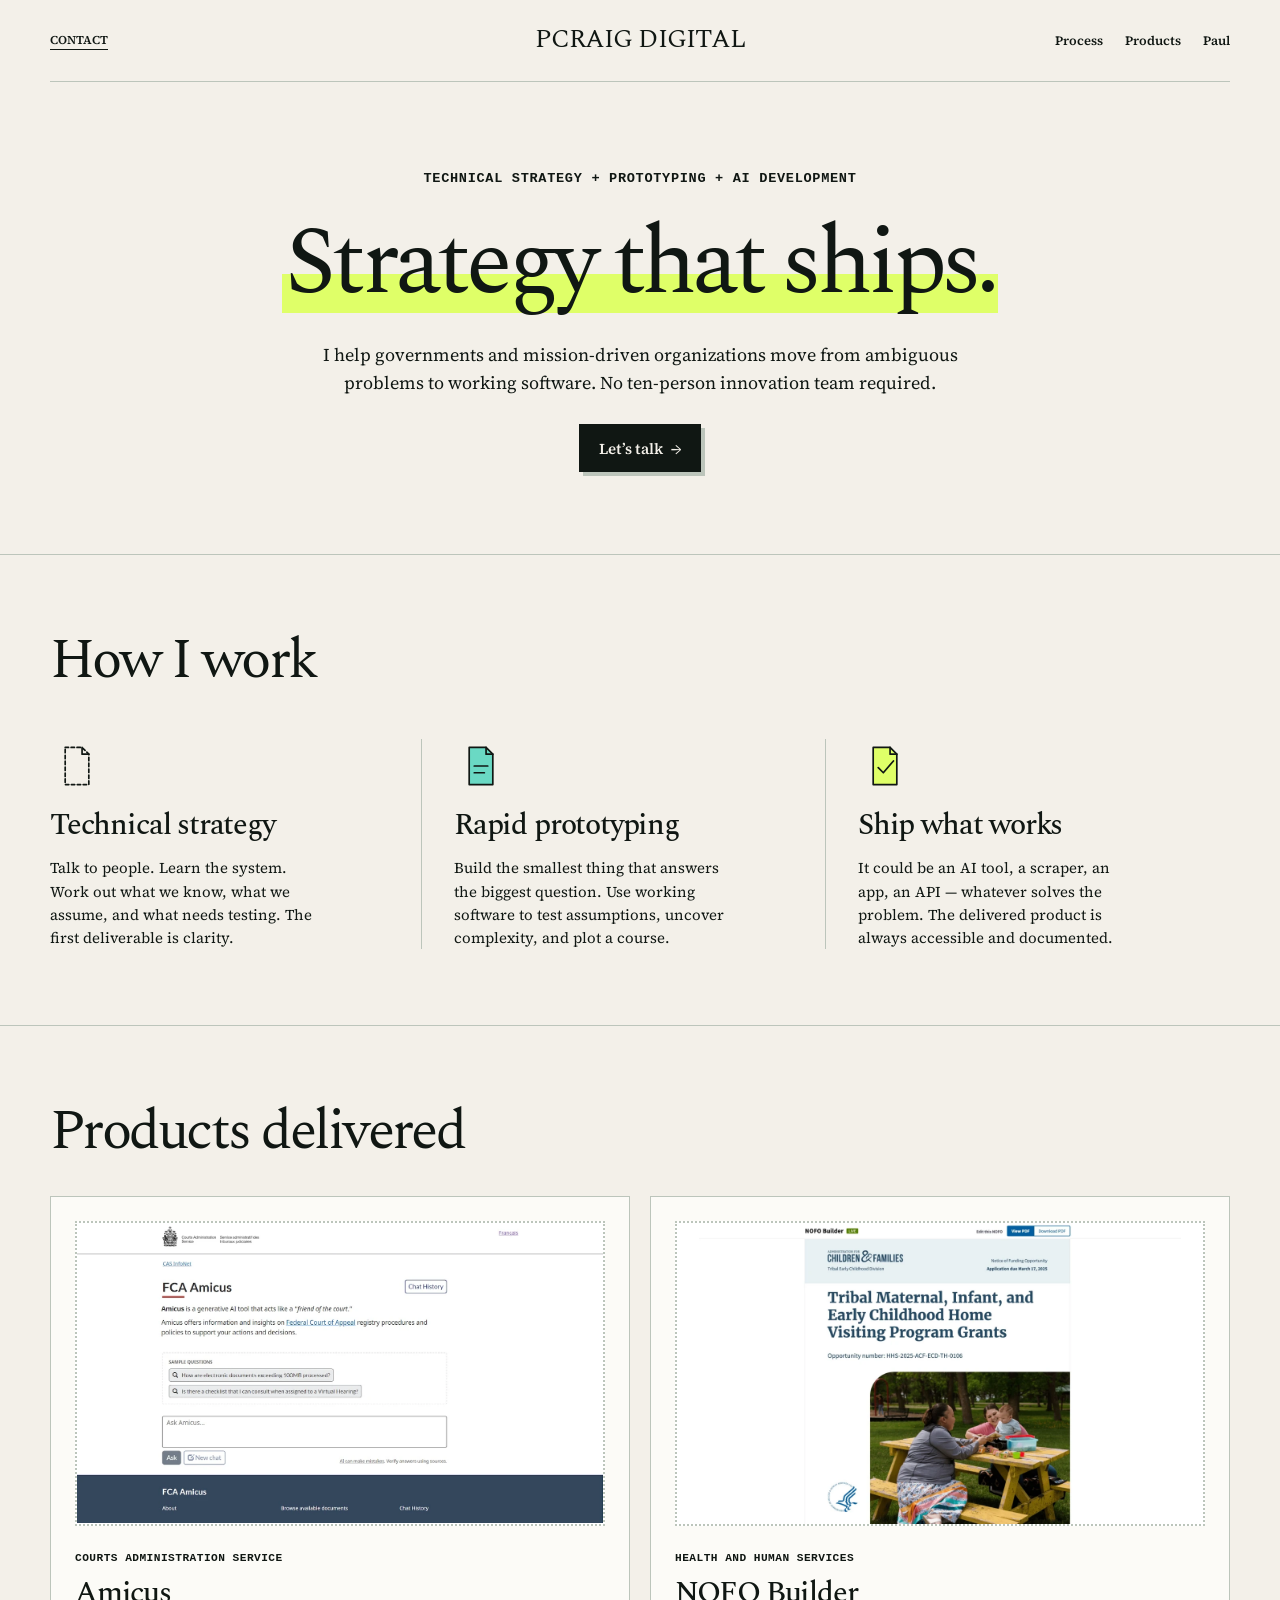
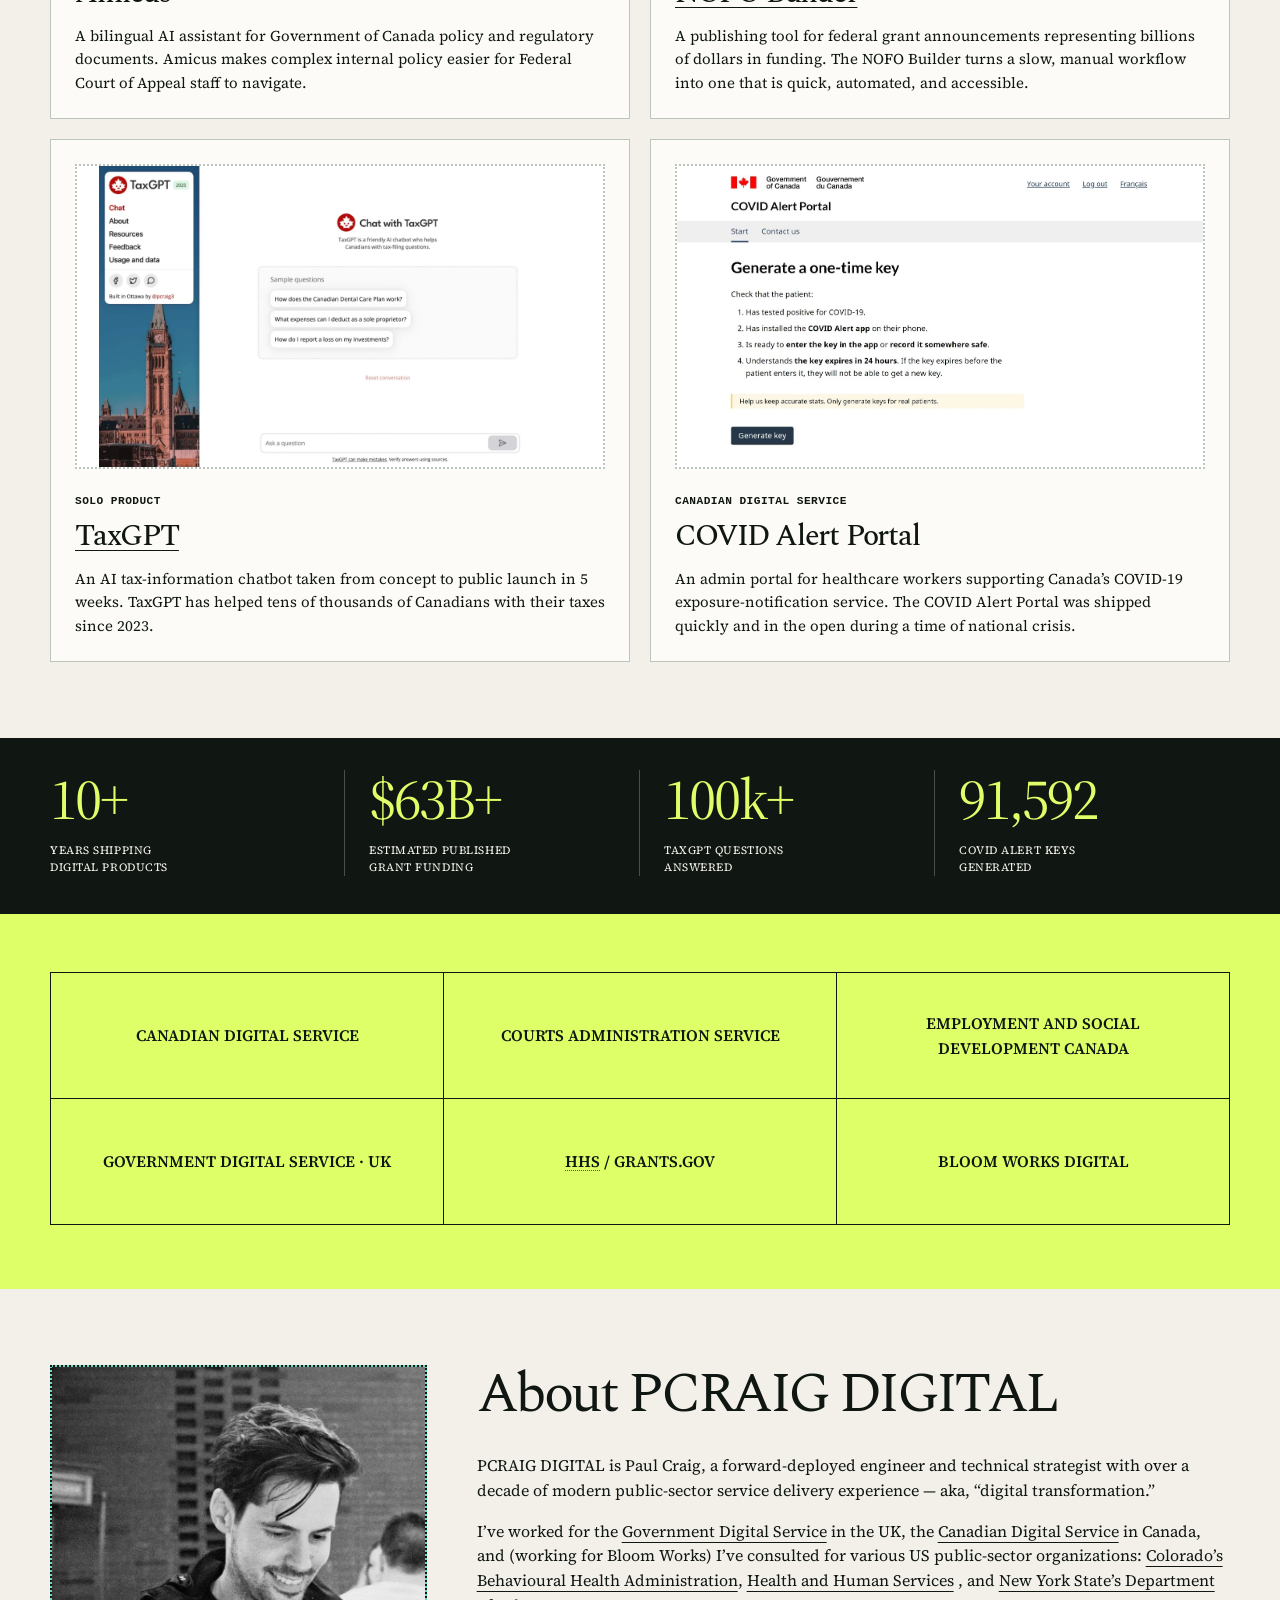
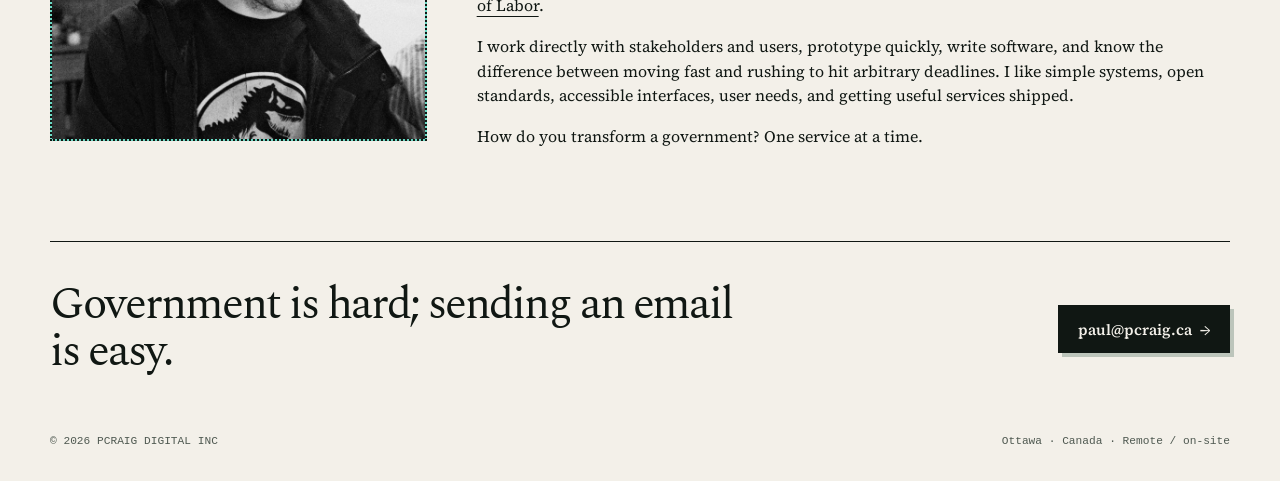
<file: index.html>
<!doctype html>
<html lang="en">

<head>
  <meta charset="utf-8">
  <meta name="viewport" content="width=device-width, initial-scale=1">
  <meta name="description"
    content="PCRAIG DIGITAL is a specialist digital transformation consulting practice: technical strategy, rapid prototyping, and AI product development for government and mission-driven organizations.">
  <meta name="theme-color" content="#f3f0e9">
  <title>PCRAIG DIGITAL — Technical strategy &amp; AI product development</title>

  <link rel="canonical" href="https://pcraig.digital/">
  <link rel="describedby" href="/llms.txt">

  <meta property="og:type" content="website">
  <meta property="og:title" content="PCRAIG DIGITAL — Technical strategy & AI product development">
  <meta property="og:description"
    content="Technical strategy, rapid prototyping, and AI product development for government and mission-driven organizations.">
  <meta property="og:url" content="https://pcraig.digital/">

  <link rel="preconnect" href="https://fonts.googleapis.com">
  <link rel="preconnect" href="https://fonts.gstatic.com" crossorigin>
  <link
    href="https://fonts.googleapis.com/css2?family=Source+Serif+4:wght@400;600&amp;family=Spectral:wght@400;500&amp;display=swap"
    rel="stylesheet">
  <link rel="stylesheet" href="styles.css">

  <link rel="apple-touch-icon" sizes="180x180" href="assets/favicon/apple-touch-icon.png">
  <link rel="icon" type="image/png" sizes="32x32" href="assets/favicon/favicon-32x32.png">
  <link rel="icon" type="image/png" sizes="16x16" href="assets/favicon/favicon-16x16.png">
  <link rel="manifest" href="assets/site.webmanifest">
</head>

<body id="top">
  <a class="skip-link" href="#main">Skip to content</a>
  <header class="wrap top">
    <a class="start" href="mailto:paul@pcraig.ca">Contact</a>
    <a class="brand" href="#top" aria-label="PCRAIG DIGITAL home">PCRAIG DIGITAL</a>
    <nav aria-label="Main navigation">
      <a href="#services">Process</a>
      <a href="#work">Products</a>
      <a href="#about">Paul</a>
    </nav>
  </header>

  <main id="main" tabindex="-1">
    <section class="hero wrap" aria-labelledby="hero-heading">
      <p class="eyebrow">Technical strategy + prototyping + AI development</p>
      <h1 id="hero-heading"><mark>Strategy that ships.</mark></h1>
      <p class="hero-intro">I help governments and mission-driven organizations move from ambiguous problems to working
        software. No ten-person innovation team required.</p>
      <a class="button" href="mailto:paul@pcraig.ca">
        Let’s talk <span aria-hidden="true">→</span>
      </a>
    </section>

    <section class="services section" id="services" aria-labelledby="services-heading">
      <div class="wrap">
        <div class="section-lede">
          <h2 id="services-heading">How I work</h2>
        </div>
        <div class="service-grid">
          <article class="service">
            <svg class="doodle" viewBox="0 0 64 64" aria-hidden="true">
              <path d="M18 10h20l8 8v36H18z" stroke-dasharray="4 3" />
              <path d="M38 10v8h8" />
            </svg>
            <h3>Technical strategy</h3>
            <p>
              Talk to people. Learn the system. Work out what we know, what we assume, and what needs testing.
              The first deliverable is clarity.
            </p>
          </article>
          <article class="service">
            <svg class="doodle" viewBox="0 0 64 64" aria-hidden="true">
              <path class="mint-fill" d="M18 10h20l8 8v36H18z" />
              <path d="M38 10v8h8" />
              <path d="M24 32h16M24 40h12" />
            </svg>
            <h3>Rapid prototyping</h3>
            <p>
              Build the smallest thing that answers the biggest question. Use working software to test assumptions,
              uncover complexity, and plot a course.
            </p>
          </article>
          <article class="service">
            <svg class="doodle" viewBox="0 0 64 64" aria-hidden="true">
              <path class="lime-fill" d="M18 10h20l8 8v36H18z" />
              <path d="M38 10v8h8" />
              <path d="M24 34l6 6 12-14" />
            </svg>
            <h3>Ship what works</h3>
            <p>
              It could be an AI tool, a scraper, an app, an API — whatever solves the problem.
              The delivered product is always accessible and documented.
            </p>
          </article>
        </div>
      </div>
    </section>

    <section class="work section" id="work" aria-labelledby="work-heading">
      <div class="wrap">
        <h2 class="work-heading" id="work-heading">Products delivered</h2>
        <div class="case-grid">
          <article class="case">
            <img class="shot" src="assets/images/amicus.webp" width="1332" height="759"
              alt="Amicus AI assistant interface" loading="lazy" decoding="async">
            <div class="case-copy">
              <p class="project-organization">COURTS ADMINISTRATION SERVICE</p>
              <h3>Amicus</h3>
              <p>A bilingual AI assistant for Government of Canada policy and regulatory documents. Amicus makes complex
                internal policy easier for Federal Court of Appeal staff to navigate.</p>
            </div>
          </article>
          <article class="case">
            <img class="shot" src="assets/images/nb.webp" width="1200" height="750"
              alt="Grant announcement published with NOFO Builder" loading="lazy" decoding="async">
            <div class="case-copy">
              <p class="project-organization">HEALTH AND HUMAN SERVICES</p>
              <h3><a href="https://nofos.simpler.grants.gov/" target="_blank"><span class="uppercase">NOFO</span>
                  Builder</a></h3>
              <p>A publishing tool for federal grant announcements representing billions of dollars in funding. The NOFO
                Builder turns a slow, manual workflow into one that is quick, automated, and accessible.</p>
            </div>
          </article>
          <article class="case">
            <img class="shot" src="assets/images/taxgpt.webp" width="1200" height="750"
              alt="TaxGPT tax-information chatbot interface" loading="lazy" decoding="async">
            <div class="case-copy">
              <p class="project-organization">SOLO PRODUCT</p>
              <h3><a href="https://taxgpt.ca" target="_blank">TaxGPT</a></h3>
              <p>An AI tax-information chatbot taken from concept to public launch in 5 weeks. TaxGPT has helped tens of
                thousands of Canadians with their taxes since 2023.</p>
            </div>
          </article>
          <article class="case">
            <img class="shot" src="assets/images/portal.webp" width="1349" height="758"
              alt="COVID Alert Portal interface for healthcare workers" loading="lazy" decoding="async">
            <div class="case-copy">
              <p class="project-organization">CANADIAN DIGITAL SERVICE</p>
              <h3><span class="uppercase">COVID</span> Alert Portal</h3>

              <p>An admin portal for healthcare workers supporting Canada’s COVID-19 exposure-notification
                service. The COVID Alert Portal was shipped quickly and in the open during a time of national crisis.
              </p>
            </div>
          </article>
        </div>
      </div>
    </section>

    <section class="numbers" aria-labelledby="numbers-heading">
      <div class="wrap">
        <h2 class="visually-hidden" id="numbers-heading">By the numbers</h2>
        <dl class="stats">
          <div>
            <dt>YEARS SHIPPING DIGITAL PRODUCTS</dt>
            <dd>10+</dd>
          </div>
          <div>
            <dt>ESTIMATED PUBLISHED GRANT FUNDING</dt>
            <dd>$63B+</dd>
          </div>
          <div>
            <dt>TAXGPT QUESTIONS ANSWERED</dt>
            <dd>100k+</dd>
          </div>
          <div>
            <dt>COVID ALERT KEYS GENERATED</dt>
            <dd>91,592</dd>
          </div>
        </dl>
      </div>
    </section>

    <section class="partners" aria-labelledby="partners-heading">
      <div class="wrap">
        <h2 class="visually-hidden" id="partners-heading">Public sector experience</h2>
        <ul class="partners-grid">
          <li><span>Canadian Digital Service</span></li>
          <li><span>Courts Administration Service</span></li>
          <li>
            <span class="show--mobile"><abbr title="Employment and Social Development Canada">ESDC</abbr></span>
            <span class="show--desktop">Employment and Social Development&nbsp;Canada</span>
          </li>
          <li><span>Government Digital Service&nbsp;·&nbsp;UK</span></li>
          <li><span><abbr title="Health and Human Services">HHS</abbr> / Grants.gov</span></li>
          <li><span>Bloom Works Digital</span></li>
        </ul>
      </div>
    </section>

    <section class="about section" id="about" aria-labelledby="about-heading">
      <div class="wrap about-grid">
        <img class="portrait" src="assets/images/paul.webp" width="800" height="799" alt="Paul Craig" loading="lazy"
          decoding="async">
        <div class="about-copy">
          <h2 id="about-heading">About <span class="uppercase">PCRAIG</span> <span class="uppercase">DIGITAL</span></h2>
          <p>PCRAIG DIGITAL is Paul Craig, a forward-deployed engineer and technical strategist with over a decade
            of modern public-sector service delivery experience — aka, “digital transformation.”</p>
          <p>I’ve worked for the <a href="https://www.gov.uk/government/organisations/government-digital-service"
              target="_blank">Government Digital Service</a> in the UK, the <a href="https://digital.canada.ca/"
              target="_blank">Canadian Digital
              Service</a> in Canada, and (working for Bloom Works) I’ve
            consulted for various US public-sector organizations: <a href="https://bha.colorado.gov/"
              target="_blank">Colorado’s Behavioural Health Administration</a>, <a href="https://www.hhs.gov/"
              target="_blank">Health and
              Human Services</a>
            , and <a href="https://dol.ny.gov/" target="_blank">New York State’s Department of Labor</a>.</p>
          <p>I work directly with stakeholders and users, prototype quickly, write software, and know the
            difference between moving fast and rushing to hit arbitrary deadlines. I like simple systems, open
            standards, accessible interfaces, user needs, and getting useful services shipped.</p>
          <p>How do you transform a government? One service at a time.</p>
        </div>
      </div>
    </section>

    <section class="contact wrap" id="contact" aria-labelledby="contact-heading">
      <h2 id="contact-heading">Government is hard; sending an email is easy.</h2>
      <a class="button" href="mailto:paul@pcraig.ca">paul@pcraig.ca <span aria-hidden="true">→</span></a>
    </section>
  </main>
  <footer class="wrap footer">
    <span>© 2026 PCRAIG DIGITAL INC</span>
    <span>Ottawa · Canada · Remote / on-site</span>
  </footer>
</body>

</html>
</file>
<file: styles.css>
:root {
  --paper: #f3f0e9;
  --ink: #101713;
  --lime: #dfff68;
  --mint: #6ad9c4;
  --line: #bcc5bb;
  --muted: #4f5951;
  --serif: 'Spectral', Georgia, serif;
  --body: 'Source Serif 4', Georgia, serif;
  --mono: ui-monospace, SFMono-Regular, Consolas, monospace;
}

* {
  box-sizing: border-box;
}

.show--mobile {
  display: none;
}

.show--desktop {
  display: initial;
}

body {
  margin: 0;
  background: var(--paper);
  color: var(--ink);
  font: 16px/1.55 var(--body);
}

a {
  color: inherit;
  text-underline-offset: 5px;
  text-decoration-thickness: 1px;
}

a:hover {
  text-decoration-thickness: 2px;
}

a:focus-visible {
  outline: 3px solid var(--ink);
  outline-offset: 5px;
  box-shadow: 0 0 0 5px var(--paper);
}

main:focus {
  outline: none;
}

h1,
h2,
h3,
p {
  margin-top: 0;
}

h2 {
  margin-bottom: 0;
  font: 400 clamp(2.25rem, 4.4vw, 3.75rem)/1.06 var(--serif);
  letter-spacing: -.045em;
}

h2 .uppercase {
  letter-spacing: -.065em;
}

h3 {
  font: 500 1.85rem/1.12 var(--serif);
  letter-spacing: -.04em;
}

h3 .uppercase {
  letter-spacing: -.06em;
}

abbr[title] {
  text-decoration: underline;
  text-decoration-style: dotted;
  text-decoration-thickness: 1px;
  text-underline-offset: 3px;
  text-decoration-color: var(--muted);
  cursor: help;
}

abbr[title]:hover {
  text-decoration-color: var(--ink);
}

.wrap {
  width: min(1180px, calc(100% - 64px));
  margin-inline: auto;
}

.eyebrow {
  font: 700 .85rem / 1.6 var(--mono);
  letter-spacing: .05em;
  text-transform: uppercase;
}

.skip-link {
  position: absolute;
  top: 12px;
  left: 16px;
  z-index: 2;
  padding: 12px 18px;
  background: var(--lime);
  transform: translateY(-180%);
}

.skip-link:focus {
  transform: translateY(0);
}

/* Header keeps navigation visible at every width. */
.top {
  min-height: 82px;
  display: grid;
  grid-template-columns: 1fr auto 1fr;
  align-items: center;
  gap: 24px;
  border-bottom: 1px solid var(--line);
}

.brand {
  font: 400 1.6rem/1.2 var(--serif);
  text-decoration: none;
  white-space: nowrap;
  letter-spacing: -.035em;
}

.start {
  justify-self: start;
  font-size: .75rem;
  font-weight: 600;
  text-transform: uppercase;
  padding-block: 12px;
}

nav {
  justify-self: end;
  display: flex;
  gap: 22px;
}

nav a {
  display: inline-flex;
  align-items: center;
  min-height: 44px;
  font-size: .8rem;
  font-weight: 600;
  text-decoration: none;
}

nav a:hover {
  text-decoration: underline;
}

.hero {
  padding-block: 86px 82px;
  text-align: center;
}

.hero .eyebrow {
  margin-bottom: 25px;
}

h1 {
  max-width: 960px;
  margin: 0 auto;
  font: 400 clamp(3rem, 7.5vw, 6.5rem)/1.02 var(--serif);
  letter-spacing: -.055em;
}

mark {
  display: inline-block;
  color: inherit;
  background: linear-gradient(transparent 60%, var(--lime) 60%);
  padding-inline: .035em;
  box-decoration-break: clone;
  -webkit-box-decoration-break: clone;
}

.hero-intro {
  max-width: 690px;
  margin: 28px auto 0;
  font-size: 1.125rem;
}

.button {
  display: inline-flex;
  align-items: center;
  justify-content: center;
  gap: 8px;
  min-height: 48px;
  padding: 10px 18px;
  background: var(--ink);
  color: var(--paper);
  font-size: .95rem;
  font-weight: 600;
  text-decoration: none;
  border: 2.5px dotted var(--ink);
  box-shadow: 4px 4px 0 var(--line);
}

.button:hover,
.button:focus {
  background: var(--lime);
  color: var(--ink);
}

.hero .button {
  margin-top: 28px;
}

.section {
  padding-block: 76px;
}

.services,
.work {
  border-top: 1px solid var(--line);
}

.section-lede {
  margin-bottom: 48px;
}

.section-lede h2 {
  max-width: 760px;
}

.service-grid {
  display: grid;
  grid-template-columns: repeat(3, minmax(0, 1fr));
  gap: 32px;
}

.service {
  border-right: 1px solid var(--line);
  padding-right: 28px;
}

.service:last-child {
  border-right: 0;
  padding-right: 0;
}

.service h3 {
  margin: 8px 0 14px;
}

.service p {
  max-width: 34ch;
  margin-bottom: 0;
  font-size: .9375rem;
}

.doodle {
  display: block;
  width: 54px;
  height: 54px;
  margin-bottom: 16px;
}

.doodle path {
  fill: none;
  stroke: var(--ink);
  stroke-width: 2;
  stroke-linecap: round;
  stroke-linejoin: round;
}

.doodle .mint-fill {
  fill: var(--mint);
}

.doodle .lime-fill {
  fill: var(--lime);
}

.case-grid {
  display: grid;
  grid-template-columns: repeat(2, minmax(0, 1fr));
  gap: 20px;
}

.case {
  background: #fcfbf7;
  border: 1px solid var(--line);
}

.shot,
.portrait {
  display: block;
  width: 100%;
  height: auto;
}

.shot {
  width: calc(100% - 48px);
  margin: 24px auto 0;
  aspect-ratio: 16 / 9.2;
  object-fit: contain;
  background: #fff;
  border: 2px dotted var(--line);
}

.case-copy {
  padding: 24px;
}

.case-copy h3 {
  margin-bottom: 14px;
}

.case-copy p {
  font-size: .9375rem;
}

.case-copy p:last-child {
  margin-bottom: 0;
}

.numbers {
  background: var(--ink);
  color: var(--paper);
  padding-block: 32px 38px;
}

.stats {
  display: grid;
  grid-template-columns: repeat(4, minmax(0, 1fr));
  margin: 0;
}

.stats>div {
  display: flex;
  flex-direction: column;
  padding-inline: 24px;
  border-right: 1px solid #445049;
}

.stats>div:first-child {
  padding-left: 0;
}

.stats>div:last-child {
  border-right: 0;
}

.stats dd {
  order: -1;
  margin: 0 0 14px;
  color: var(--lime);
  font: 400 clamp(2.5rem, 4.5vw, 4rem)/1 var(--body);
  letter-spacing: -.035em;
}

.stats dt {
  font-size: .7rem;
  letter-spacing: .05em;
  max-width: 25ch;
}

.partners {
  padding-block: 58px 64px;
  background: var(--lime);
}

.partners-grid {
  display: grid;
  grid-template-columns: repeat(3, minmax(0, 1fr));
  list-style: none;
  padding: 0;
  margin: 0;
  border-top: 1px solid var(--ink);
  border-left: 1px solid var(--ink);
}

.partners-grid li {
  min-height: 126px;
  display: flex;
  flex-direction: column;
  justify-content: center;
  align-items: center;
  gap: 12px;
  padding: 22px;
  border-right: 1px solid var(--ink);
  border-bottom: 1px solid var(--ink);
  text-align: center;
  font-weight: 600;
  text-transform: uppercase;
}

.about-grid {
  display: grid;
  grid-template-columns: minmax(0, 1fr) minmax(0, 2fr);
  gap: 50px;
  align-items: start;
}

.portrait {
  object-fit: cover;
  background: var(--mint);
  border: 2px dotted var(--ink);
}

.about h2 {
  margin-bottom: 28px;
}

.contact {
  padding-block: 40px;
  border-top: 1px solid var(--ink);
  display: flex;
  align-items: center;
  justify-content: space-between;
  gap: 36px;
}

.contact h2 {
  max-width: 700px;
  font-size: clamp(2rem, 3.5vw, 3rem);
}

.contact .button {
  flex-shrink: 0;
}

.footer {
  display: flex;
  justify-content: space-between;
  align-items: center;
  gap: 20px;
  padding-block: 16px 30px;
  color: var(--muted);
  font: 400 .7rem/1.6 var(--mono);
}

@media (max-width: 1000px) {
  .top {
    grid-template-columns: 1fr auto;
    gap: 8px 24px;
    padding-block: 14px;
  }

  .brand {
    grid-column: 1;
    grid-row: 1;
  }

  .start {
    grid-column: 2;
    grid-row: 1;
    justify-self: end;
  }

  nav {
    grid-column: 1 / -1;
    justify-self: start;
  }

  .service-grid {
    gap: 22px;
  }

  .service {
    padding-right: 20px;
  }

  .stats {
    grid-template-columns: repeat(2, minmax(0, 1fr));
    gap: 30px 0;
  }

  .stats>div:nth-child(even) {
    border-right: 0;
  }

  .stats>div:nth-child(odd) {
    padding-left: 0;
  }

  .about-grid {
    gap: 32px;
  }

  .contact {
    align-items: start;
    flex-direction: column;
    gap: 24px;
  }
}

@media (max-width: 650px) {
  .wrap {
    width: calc(100% - 40px);
  }

  .top {
    gap: 2px 12px;
  }

  .brand {
    font-size: 1.25rem;
  }

  .start {
    font-size: .625rem;
  }

  nav {
    display: none;
  }

  .hero {
    padding-block: 56px;
  }

  .hero .eyebrow {
    max-width: 30ch;
    margin-inline: auto;
  }

  h1 {
    font-size: clamp(2.65rem, 10vw, 4rem);
  }

  .hero-intro {
    font-size: 1rem;
  }

  .section {
    padding-block: 52px;
  }

  .section-lede {
    margin-bottom: 32px;
  }

  .service-grid {
    grid-template-columns: 1fr;
    gap: 26px;
  }

  .service {
    border-right: 0;
    border-bottom: 1px solid var(--line);
    padding: 0 0 26px;
  }

  .service:last-child {
    border-bottom: 0;
    padding-bottom: 0;
  }

  .service p {
    max-width: none;
  }

  .doodle {
    margin-bottom: 10px;
  }

  .case-grid {
    grid-template-columns: 1fr;
  }

  .case-copy {
    padding: 22px;
  }

  .stats>div {
    padding-inline: 16px;
  }

  .stats>div:nth-child(even) {
    padding-right: 0;
  }

  .stats dd {
    font-size: 2.5rem;
  }

  .stats dt {
    font-size: .75rem;
  }

  .partners {
    padding-block: 42px;
  }

  .partners-grid {
    grid-template-columns: repeat(2, minmax(0, 1fr));
  }

  .partners-grid li {
    padding: 18px 12px;
    font-size: .8125rem;
  }

  .about-grid {
    grid-template-columns: 1fr;
  }

  .portrait {
    width: min(250px, 100%);
  }

  .footer {
    flex-wrap: wrap;
    gap: 0 20px;
  }

  .show--mobile {
    display: initial;
  }

  .show--desktop {
    display: none;
  }
}

/* No motion is needed; keep navigation immediate if motion rules are added later. */
@media (prefers-reduced-motion: reduce) {
  html {
    scroll-behavior: auto;
  }

  *,
  *::before,
  *::after {
    animation: none !important;
    transition: none !important;
  }
}

.visually-hidden {
  position: absolute;
  width: 1px;
  height: 1px;
  padding: 0;
  margin: -1px;
  overflow: hidden;
  clip-path: inset(50%);
  white-space: nowrap;
  border: 0;
}

.work-heading {
  margin-bottom: 34px;
}

.case-copy .project-organization {
  margin-bottom: 10px;
  font-family: var(--mono);
  font-size: .7rem;
  font-weight: 700;
  letter-spacing: .04em;
}
</file>
